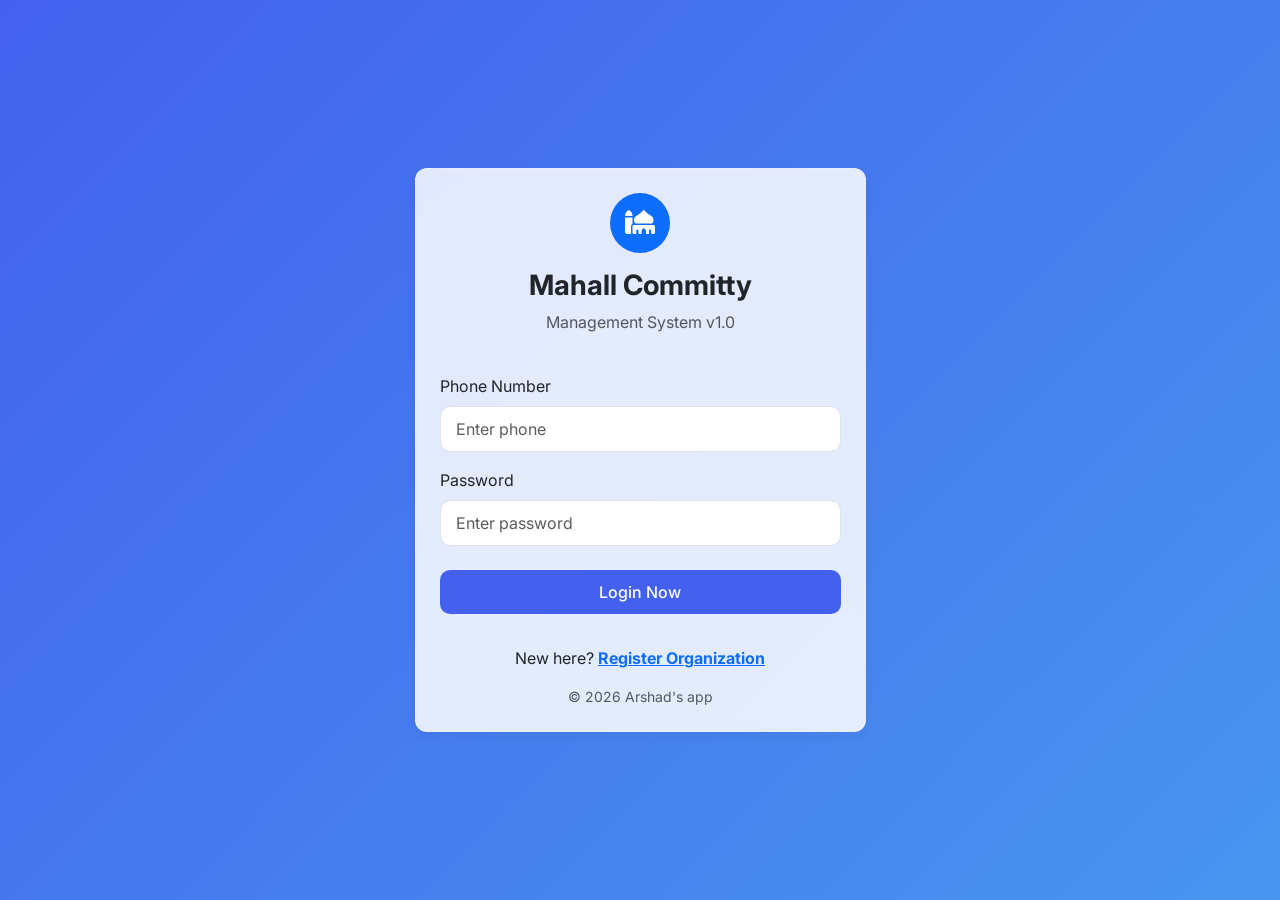
<file: index.html>
<!DOCTYPE html>
<html lang="en">

<head>
  <meta charset="UTF-8">
  <meta name="viewport" content="width=device-width, initial-scale=1.0">
  <title>Mahall Management - Login</title>

  <!-- CSS Links -->
  <link href="https://cdn.jsdelivr.net/npm/bootstrap@5.3.0/dist/css/bootstrap.min.css" rel="stylesheet">
  <link href="https://fonts.googleapis.com/css2?family=Inter:wght@400;500;600;700&display=swap" rel="stylesheet">
  <link rel="stylesheet" href="https://cdnjs.cloudflare.com/ajax/libs/font-awesome/6.4.0/css/all.min.css">
  <link rel="stylesheet" href="css/style.css">

  <style>
    body {
      background: linear-gradient(135deg, #4361ee, #4895ef);
      height: 100vh;
      display: flex;
      align-items: center;
      justify-content: center;
    }
  </style>
</head>

<body>

  <div class="container">
    <div class="row justify-content-center">
      <div class="col-md-5">
        <div class="card card-glass p-4 text-center">
          <div class="mb-4">
            <div class="bg-primary text-white d-inline-block rounded-circle mb-3"
              style="width: 60px; height: 60px; line-height: 60px; font-size: 1.5rem;">
              <i class="fas fa-mosque"></i>
            </div>
            <h3 class="fw-bold">Mahall Committy</h3>
            <p class="text-muted">Management System v1.0</p>
          </div>

          <form id="loginForm">
            <div class="mb-3 text-start">
              <label class="form-label">Phone Number</label>
              <input type="tel" id="loginPhone" class="form-control" placeholder="Enter phone" required>
            </div>
            <div class="mb-4 text-start">
              <label class="form-label">Password</label>
              <input type="password" id="loginPassword" class="form-control" placeholder="Enter password" required>
            </div>

            <button type="submit" class="btn btn-primary w-100 mb-3" id="loginBtn">
              <span class="spinner-border spinner-border-sm d-none" id="loginSpinner"></span>
              Login Now
            </button>
            <div id="loginError" class="alert alert-danger d-none"></div>

            <p class="mb-0 mt-3 text-center">New here? <a href="register.html" class="fw-bold">Register Organization</a>
            </p>
          </form>

          <p class="small text-muted mb-0 mt-3">&copy; <span id="year"></span> Arshad's app</p>
        </div>
      </div>
    </div>
  </div>

  <!-- Scripts -->
  <script src="js/utils.js"></script>
  <script src="js/api.js"></script>
  <script>
    document.getElementById('year').textContent = new Date().getFullYear();
    // In-page script for login logic to avoid complex dependencies on splash screen
    const loginForm = document.getElementById('loginForm');
    const loginBtn = document.getElementById('loginBtn');
    const loginSpinner = document.getElementById('loginSpinner');
    const loginError = document.getElementById('loginError');

    loginForm.addEventListener('submit', async (e) => {
      e.preventDefault();

      const phone = document.getElementById('loginPhone').value;
      const plainPassword = document.getElementById('loginPassword').value;

      loginBtn.disabled = true;
      loginSpinner.classList.remove('d-none');
      loginError.classList.add('d-none');

      try {
        // Hash password before sending (simple SHA256)
        const hashedPassword = await utils.hashPassword(plainPassword);

        const response = await api.post('login', { phone, password: hashedPassword });

        if (response.success) {
          // Store session
          utils.setSession(response.user);
          window.location.href = 'pages/dashboard.html';
        } else {
          loginError.textContent = response.error || 'Invalid credentials';
          loginError.classList.remove('d-none');
        }
      } catch (err) {
        loginError.textContent = 'Connection failed. Check API URL.';
        loginError.classList.remove('d-none');
      } finally {
        loginBtn.disabled = false;
        loginSpinner.classList.add('d-none');
      }
    });

    // Check if already logged in
    window.onload = () => {
      if (utils.getSession()) {
        window.location.href = 'pages/dashboard.html';
      }
    };
  </script>
</body>

</html>
</file>
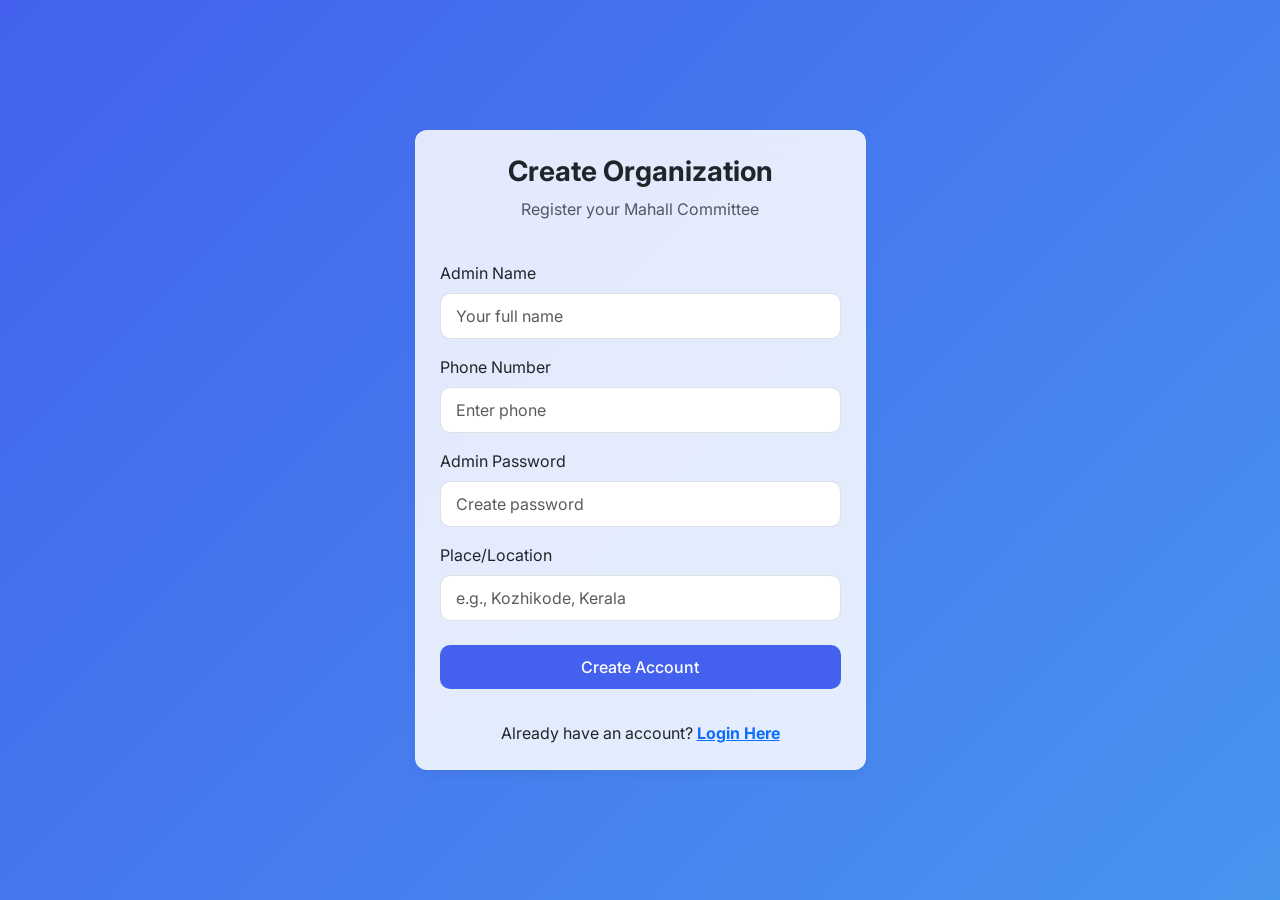
<file: register.html>
<!DOCTYPE html>
<html lang="en">
<head>
  <meta charset="UTF-8">
  <meta name="viewport" content="width=device-width, initial-scale=1.0">
  <title>Mahall Management - Register</title>
  
  <link href="https://cdn.jsdelivr.net/npm/bootstrap@5.3.0/dist/css/bootstrap.min.css" rel="stylesheet">
  <link href="https://fonts.googleapis.com/css2?family=Inter:wght@400;500;600;700&display=swap" rel="stylesheet">
  <link rel="stylesheet" href="https://cdnjs.cloudflare.com/ajax/libs/font-awesome/6.4.0/css/all.min.css">
  <link rel="stylesheet" href="css/style.css">
  
  <style>
    body {
      background: linear-gradient(135deg, #4361ee, #4895ef);
      height: 100vh;
      display: flex;
      align-items: center;
      justify-content: center;
    }
  </style>
</head>
<body>

  <div class="container py-5">
    <div class="row justify-content-center">
      <div class="col-md-6 col-lg-5">
        <div class="card card-glass p-4">
          <div class="text-center mb-4">
            <h3 class="fw-bold">Create Organization</h3>
            <p class="text-muted">Register your Mahall Committee</p>
          </div>
          
          <form id="registerForm">
            <div class="mb-3">
              <label class="form-label">Admin Name</label>
              <input type="text" id="regName" class="form-control" placeholder="Your full name" required>
            </div>
            <div class="mb-3">
              <label class="form-label">Phone Number</label>
              <input type="tel" id="regPhone" class="form-control" placeholder="Enter phone" required>
            </div>
            <div class="mb-3">
              <label class="form-label">Admin Password</label>
              <input type="password" id="regPassword" class="form-control" placeholder="Create password" required>
            </div>
            <div class="mb-4">
              <label class="form-label">Place/Location</label>
              <input type="text" id="regPlace" class="form-control" placeholder="e.g., Kozhikode, Kerala" required>
            </div>
            
            <button type="submit" class="btn btn-primary w-100 mb-3" id="regBtn">
              <span class="spinner-border spinner-border-sm d-none" id="regSpinner"></span>
              Create Account
            </button>
            <div id="regError" class="alert alert-danger d-none"></div>
            <div id="regSuccess" class="alert alert-success d-none">Registration successful! Redirecting to login...</div>

            <div class="text-center mt-3">
              <p class="mb-0">Already have an account? <a href="./" class="fw-bold">Login Here</a></p>
            </div>
          </form>
        </div>
      </div>
    </div>
  </div>

  <script src="js/api.js"></script>
  <script src="js/utils.js"></script>
  <script>
    const registerForm = document.getElementById('registerForm');
    const regBtn = document.getElementById('regBtn');
    const regSpinner = document.getElementById('regSpinner');
    const regError = document.getElementById('regError');
    const regSuccess = document.getElementById('regSuccess');

    registerForm.addEventListener('submit', async (e) => {
      e.preventDefault();
      
      const phone = document.getElementById('regPhone').value;
      const plainPassword = document.getElementById('regPassword').value;
      const name = document.getElementById('regName').value;
      const place = document.getElementById('regPlace').value;
      
      regBtn.disabled = true;
      regSpinner.classList.remove('d-none');
      regError.classList.add('d-none');
      
      try {
        const hashedPassword = await utils.hashPassword(plainPassword);
        
        const response = await api.post('register', { name, phone, password: hashedPassword, place });
        
        if (response.success) {
          regSuccess.classList.remove('d-none');
          setTimeout(() => window.location.href = './', 2000);
        } else {
          regError.textContent = response.error || 'Registration failed';
          regError.classList.remove('d-none');
        }
      } catch (err) {
        regError.textContent = 'Connection failed. Check API URL.';
        regError.classList.remove('d-none');
      } finally {
        regBtn.disabled = false;
        regSpinner.classList.add('d-none');
      }
    });
  </script>
</body>
</html>
</file>
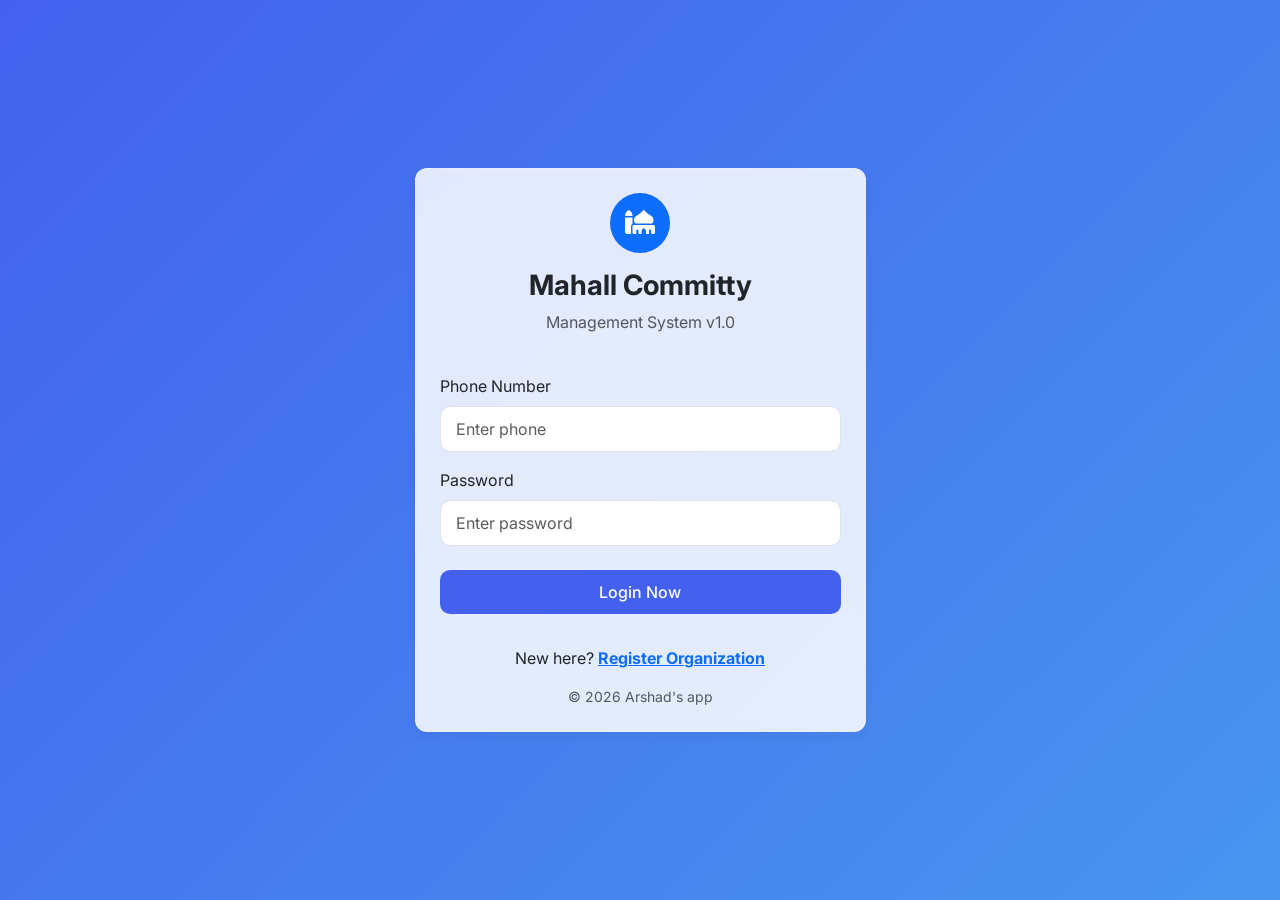
<file: pages/dashboard.html>
<!DOCTYPE html>
<html lang="en">
<head>
  <meta charset="UTF-8">
  <meta name="viewport" content="width=device-width, initial-scale=1.0">
  <title>Dashboard - Mahall Management</title>
  
  <link href="https://cdn.jsdelivr.net/npm/bootstrap@5.3.0/dist/css/bootstrap.min.css" rel="stylesheet">
  <link href="https://fonts.googleapis.com/css2?family=Inter:wght@400;500;600;700&display=swap" rel="stylesheet">
  <link rel="stylesheet" href="https://cdnjs.cloudflare.com/ajax/libs/font-awesome/6.4.0/css/all.min.css">
  <link rel="stylesheet" href="../css/style.css">
</head>
<body>

  <div class="app-wrapper">
    <!-- Sidebar -->
    <aside class="sidebar" id="sidebar">
      <div class="d-flex align-items-center mb-4">
        <i class="fas fa-mosque fa-2x text-primary me-2"></i>
        <h4 class="fw-bold mb-0">MAHALL</h4>
      </div>
      
      <nav class="nav flex-column">
        <a href="dashboard.html" class="nav-link active"><i class="fas fa-chart-line"></i> Dashboard</a>
        <a href="members.html" class="nav-link"><i class="fas fa-users"></i> Members</a>
        <a href="payments.html" class="nav-link"><i class="fas fa-hand-holding-dollar"></i> Payments</a>
        <a href="expenses.html" class="nav-link"><i class="fas fa-file-invoice-dollar"></i> Expenses</a>
        <a href="settings.html" class="nav-link"><i class="fas fa-cog"></i> Settings</a>
        <div id="superAdminLink"></div>
      </nav>
      
      <hr class="my-4 opacity-10">
      
      <button class="btn btn-outline-danger w-100" onclick="utils.logout()">
        <i class="fas fa-sign-out-alt me-2"></i> Logout
      </button>
    </aside>

    <!-- Main Content -->
    <main class="main-content">
      <!-- Top Navbar -->
      <nav class="navbar navbar-expand navbar-light bg-transparent p-0 mb-4">
        <div class="container-fluid">
          <h4 id="pageTitle" class="fw-bold">Dashboard</h4>
          <div class="ms-auto d-flex align-items-center">
            <span class="me-3 d-none d-md-inline" id="userNameDisplay">Welcome</span>
            <button class="btn btn-outline-danger btn-sm me-3 d-md-none" onclick="utils.logout()" title="Logout">
              <i class="fas fa-sign-out-alt"></i>
            </button>
            <div class="avatar bg-primary text-white rounded-circle d-flex align-items-center justify-content-center" style="width: 40px; height: 40px;">
              <i class="fas fa-user-circle fa-lg"></i>
            </div>
          </div>
        </div>
      </nav>

      <!-- Mobile Bottom Nav -->
      <div class="bottom-nav d-md-none">
        <a href="dashboard.html" class="nav-link active"><i class="fas fa-chart-line"></i> Dash</a>
        <a href="members.html" class="nav-link"><i class="fas fa-users"></i> Member</a>
        <a href="payments.html" class="nav-link"><i class="fas fa-hand-holding-dollar"></i> Pay</a>
        <a href="expenses.html" class="nav-link"><i class="fas fa-file-invoice-dollar"></i> Exp</a>
        <a href="settings.html" class="nav-link"><i class="fas fa-cog"></i> Gear</a>
        <a href="#" class="nav-link text-danger" onclick="utils.logout()"><i class="fas fa-sign-out-alt"></i> Exit</a>
        <div id="superAdminLinkMobile"></div>
      </div>

      <!-- Expired Warning -->
      <div id="expiryWarning" class="alert alert-warning d-none">
        <i class="fas fa-exclamation-triangle me-2"></i> Your subscription has expired. Please contact support.
      </div>

      <!-- Dashboard Stats -->
      <div class="row g-4 mb-4" id="statsRow">
        <div class="col-md-3">
          <div class="card card-glass stat-card">
            <div class="stat-label">Active Members</div>
            <div class="stat-value" id="statMembers">...</div>
          </div>
        </div>
        <div class="col-md-3">
          <div class="card card-glass stat-card border-start border-success border-4">
            <div class="stat-label">Payments</div>
            <div class="stat-value text-success" id="statPayments">...</div>
          </div>
        </div>
        <div class="col-md-3">
          <div class="card card-glass stat-card border-start border-danger border-4">
            <div class="stat-label">Expenses</div>
            <div class="stat-value text-danger" id="statExpenses">...</div>
          </div>
        </div>
        <div class="col-md-3">
          <div class="card card-glass stat-card border-start border-primary border-4">
            <div class="stat-label">Balance</div>
            <div class="stat-value" id="statBalance">...</div>
          </div>
        </div>
      </div>

      <!-- Recent Trends -->
      <div class="row g-4">
        <div class="col-md-6">
          <div class="card card-glass h-100">
            <div class="card-header bg-transparent border-0 pt-4 px-4 d-flex">
              <h5 class="fw-bold mb-0">Recent Payments</h5>
              <a href="payments.html" class="ms-auto btn btn-sm btn-link">View All</a>
            </div>
            <div class="card-body px-4 pb-4">
              <div class="table-responsive">
                <table class="table table-hover align-middle mb-0" id="recentPaymentsTable">
                  <thead><tr><th>Date</th><th>Amount</th><th>Type</th></tr></thead>
                  <tbody><tr><td colspan="3" class="text-center py-4">Loading...</td></tr></tbody>
                </table>
              </div>
            </div>
          </div>
        </div>
        <div class="col-md-6">
          <div class="card card-glass h-100">
            <div class="card-header bg-transparent border-0 pt-4 px-4 d-flex">
              <h5 class="fw-bold mb-0">Recent Expenses</h5>
              <a href="expenses.html" class="ms-auto btn btn-sm btn-link">View All</a>
            </div>
            <div class="card-body px-4 pb-4">
              <div class="table-responsive">
                <table class="table table-hover align-middle mb-0" id="recentExpensesTable">
                  <thead><tr><th>Date</th><th>Amount</th><th>Title</th></tr></thead>
                  <tbody><tr><td colspan="3" class="text-center py-4">Loading...</td></tr></tbody>
                </table>
              </div>
            </div>
          </div>
        </div>
      </div>
    </main>
  </div>

  <!-- Scripts -->
  <script src="../js/api.js"></script>
  <script src="../js/utils.js"></script>
  <script>
    // Ensure login
    const session = utils.getSession();
    if (!session) window.location.href = '../index.html';

    // UI Updates
    document.getElementById('userNameDisplay').textContent = 'Welcome';
    if (session.isExpired) document.getElementById('expiryWarning').classList.remove('d-none');
    
    if (session.isSuperAdmin) {
      const link = `<a href="superadmin.html" class="nav-link text-warning"><i class="fas fa-user-shield"></i> Super Admin</a>`;
      document.getElementById('superAdminLink').innerHTML = link;
      document.getElementById('superAdminLinkMobile').innerHTML = link;
    }

    // Load Stats
    async function loadDashboard() {
      try {
        const stats = await api.get('dashboard');
        
        document.getElementById('statMembers').textContent = stats.totalMembers;
        document.getElementById('statPayments').textContent = utils.formatCurrency(stats.totalPayments);
        document.getElementById('statExpenses').textContent = utils.formatCurrency(stats.totalExpenses);
        document.getElementById('statBalance').textContent = utils.formatCurrency(stats.balance);
        
        // Render Recent Tables
        renderTable('recentPaymentsTable', stats.recentPayments, (row) => `
          <td>${utils.formatDate(row.date)}</td>
          <td class="text-success fw-bold">${utils.formatCurrency(row.amount)}</td>
          <td>${row.type}</td>
        `);
        
        renderTable('recentExpensesTable', stats.recentExpenses, (row) => `
          <td>${utils.formatDate(row.date)}</td>
          <td class="text-danger fw-bold">${utils.formatCurrency(row.amount)}</td>
          <td>${row.title}</td>
        `);
        
      } catch (err) {
        utils.showToast('Failed to load dashboard data', 'danger');
      }
    }

    function renderTable(tableId, data, rowMapper) {
      const tbody = document.querySelector(`#${tableId} tbody`);
      if (!data || data.length === 0) {
        tbody.innerHTML = '<tr><td colspan="3" class="text-center py-4">No recent records</td></tr>';
        return;
      }
      tbody.innerHTML = data.map(row => `<tr>${rowMapper(row)}</tr>`).join('');
    }

    loadDashboard();
  </script>
</body>
</html>
</file>
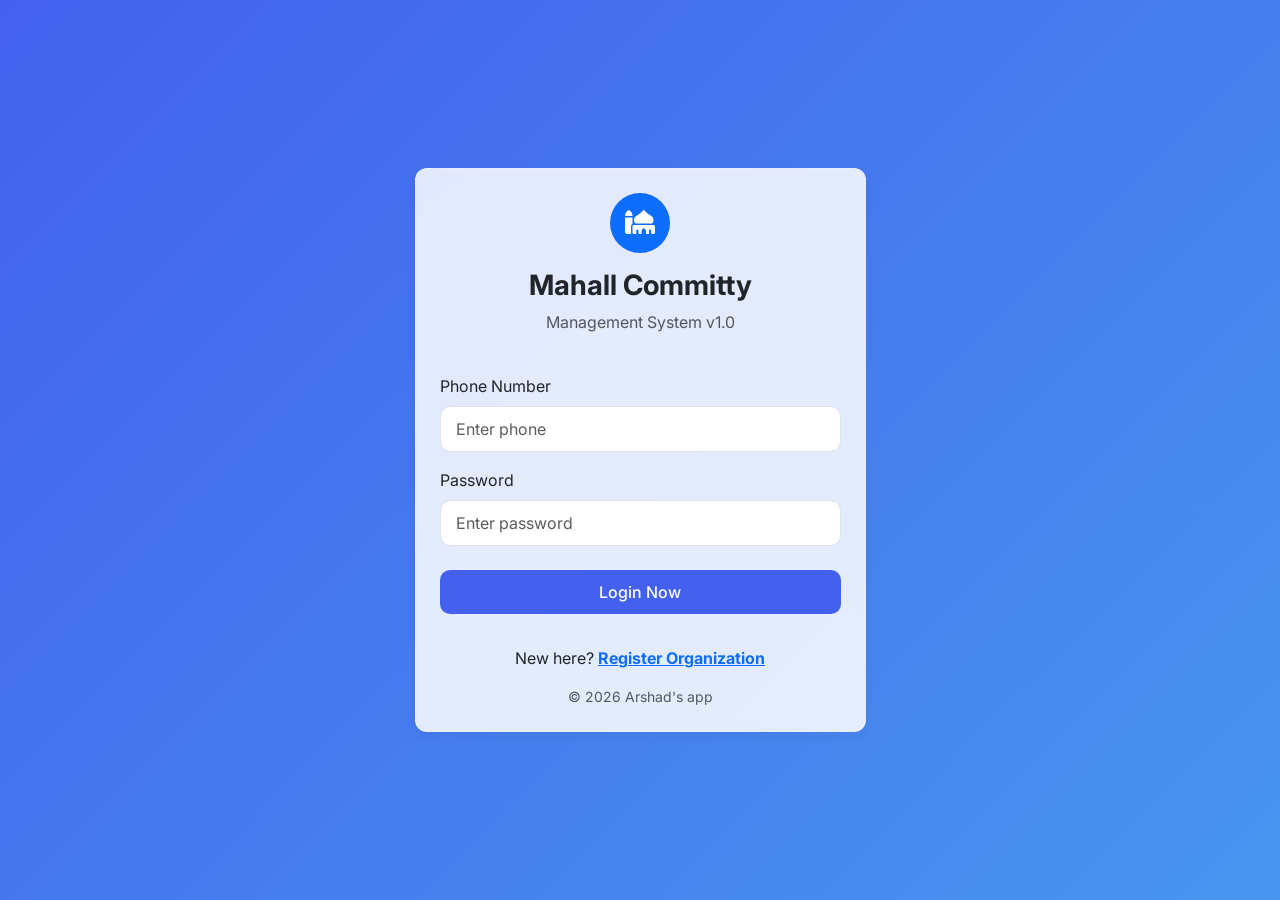
<file: pages/expenses.html>
<!DOCTYPE html>
<html lang="en">
<head>
  <meta charset="UTF-8">
  <meta name="viewport" content="width=device-width, initial-scale=1.0">
  <title>Expenses - Mahall Management</title>
  
  <link href="https://cdn.jsdelivr.net/npm/bootstrap@5.3.0/dist/css/bootstrap.min.css" rel="stylesheet">
  <link href="https://fonts.googleapis.com/css2?family=Inter:wght@400;500;600;700&display=swap" rel="stylesheet">
  <link rel="stylesheet" href="https://cdnjs.cloudflare.com/ajax/libs/font-awesome/6.4.0/css/all.min.css">
  <link rel="stylesheet" href="../css/style.css">
</head>
<body>

  <div class="app-wrapper">
    <!-- Sidebar -->
    <aside class="sidebar" id="sidebar">
      <div class="d-flex align-items-center mb-4"><i class="fas fa-mosque fa-2x text-primary me-2"></i><h4 class="fw-bold mb-0">MAHALL</h4></div>
      <nav class="nav flex-column">
        <a href="dashboard.html" class="nav-link"><i class="fas fa-chart-line"></i> Dashboard</a>
        <a href="members.html" class="nav-link"><i class="fas fa-users"></i> Members</a>
        <a href="payments.html" class="nav-link"><i class="fas fa-hand-holding-dollar"></i> Payments</a>
        <a href="expenses.html" class="nav-link active"><i class="fas fa-file-invoice-dollar"></i> Expenses</a>
        <a href="settings.html" class="nav-link"><i class="fas fa-cog"></i> Settings</a>
        <div id="superAdminLink"></div>
      </nav>
      <hr class="my-4 opacity-10">
      <button class="btn btn-outline-danger w-100" onclick="utils.logout()"><i class="fas fa-sign-out-alt me-2"></i> Logout</button>
    </aside>

    <main class="main-content">
      <div class="d-flex align-items-center mb-4">
        <h4 class="fw-bold mb-0">Expenses</h4>
        <button class="btn btn-danger ms-auto" data-bs-toggle="modal" data-bs-target="#expenseModal" onclick="prepareExpenseForm()">
          <i class="fas fa-plus me-1"></i> Add
        </button>
      </div>

      <!-- Mobile Bottom Nav -->
      <div class="bottom-nav d-md-none">
        <a href="dashboard.html" class="nav-link"><i class="fas fa-chart-line"></i> Dash</a>
        <a href="members.html" class="nav-link"><i class="fas fa-users"></i> Member</a>
        <a href="payments.html" class="nav-link"><i class="fas fa-hand-holding-dollar"></i> Pay</a>
        <a href="expenses.html" class="nav-link active"><i class="fas fa-file-invoice-dollar"></i> Exp</a>
        <a href="settings.html" class="nav-link"><i class="fas fa-cog"></i> Gear</a>
        <a href="#" class="nav-link text-danger" onclick="utils.logout()"><i class="fas fa-sign-out-alt"></i> Exit</a>
        <div id="superAdminLinkMobile"></div>
      </div>

      <!-- Expired Warning -->
      <div id="expiryWarning" class="alert alert-warning d-none mb-4">
        <i class="fas fa-exclamation-triangle me-2"></i> Your subscription has expired. Please contact support.
      </div>

      <!-- Filters -->
      <div class="card card-glass mb-4 p-3 d-flex flex-wrap gap-3">
        <div class="input-group flex-grow-1">
          <span class="input-group-text bg-transparent border-end-0"><i class="fas fa-search text-muted"></i></span>
          <input type="text" id="expenseSearch" class="form-control border-start-0" placeholder="Search by title..." oninput="filterExpenses()">
        </div>
        <div class="d-flex align-items-center gap-2">
          <input type="date" id="startDateFilter" class="form-control" onchange="filterExpenses()">
          <span>to</span>
          <input type="date" id="endDateFilter" class="form-control" onchange="filterExpenses()">
        </div>
      </div>
      <div class="card card-glass overflow-hidden px-0 mt-4">
        <div class="table-responsive">
          <table class="table table-hover align-middle mb-0" id="expensesTable">
            <thead class="bg-light text-muted small">
              <tr>
                <th>DATE</th>
                <th>TITLE</th>
                <th>AMOUNT</th>
                <th>NOTE</th>
                <th class="text-end">ACTIONS</th>
              </tr>
            </thead>
            <tbody>
              <tr><td colspan="4" class="text-center py-5">Loading expenses...</td></tr>
            </tbody>
          </table>
        </div>
      </div>
    </main>
  </div>

  <!-- Expense Modal -->
  <div class="modal fade" id="expenseModal" tabindex="-1">
    <div class="modal-dialog">
      <div class="modal-content card-glass p-3">
        <div class="modal-header border-0">
          <h5 class="modal-title fw-bold">Record Expense</h5>
          <button type="button" class="btn-close" data-bs-dismiss="modal"></button>
        </div>
        <form id="expenseForm">
          <div class="modal-body">
            <input type="hidden" id="expenseId">
            <div class="mb-3">
              <label class="form-label">Expense Title</label>
              <input type="text" id="expTitle" class="form-control" placeholder="e.g., Electricity bill, Repair" required>
            </div>
            <div class="row g-3 mb-3">
              <div class="col-6">
                <label class="form-label">Amount (₹)</label>
                <input type="number" id="expAmount" class="form-control" placeholder="0.00" required>
              </div>
              <div class="col-6">
                <label class="form-label">Date</label>
                <input type="date" id="expDate" class="form-control" required>
              </div>
            </div>
            <div class="mb-0">
              <label class="form-label">Note</label>
              <input type="text" id="expNote" class="form-control" placeholder="Optional notes...">
            </div>
          </div>
          <div class="modal-footer border-0">
            <button type="button" class="btn btn-light" data-bs-dismiss="modal">Cancel</button>
            <button type="submit" class="btn btn-danger" id="saveExpBtn">
              <span class="spinner-border spinner-border-sm d-none" id="saveExpSpinner"></span>
              Record
            </button>
          </div>
        </form>
      </div>
    </div>
  </div>

  <script src="https://cdn.jsdelivr.net/npm/bootstrap@5.3.0/dist/js/bootstrap.bundle.min.js"></script>
  <script src="../js/api.js"></script>
  <script src="../js/utils.js"></script>
  <script>
    const session = utils.getSession();
    if (!session) window.location.href = '../index.html';
    
    if (session.isSuperAdmin) {
      const link = `<a href="superadmin.html" class="nav-link text-warning"><i class="fas fa-user-shield"></i> SA</a>`;
      document.getElementById('superAdminLink').innerHTML = link.replace('SA', 'Super Admin');
      document.getElementById('superAdminLinkMobile').innerHTML = link;
    }
    
    if (session.isExpired) {
      document.getElementById('expiryWarning').classList.remove('d-none');
      const addBtn = document.querySelector('button[data-bs-target="#expenseModal"]');
      if (addBtn) {
        addBtn.disabled = true;
        addBtn.title = 'Renew plan to record expenses';
      }
      const saveBtn = document.getElementById('saveExpBtn');
      if (saveBtn) {
        saveBtn.disabled = true;
        saveBtn.innerHTML = '<i class="fas fa-lock me-2"></i>Renew Plan to Save';
      }
    }
    
    // Set default dates for filters (current month)
    const now = new Date();
    const firstDay = new Date(now.getFullYear(), now.getMonth(), 1);
    const formatDateForInput = (d) => {
      const yyyy = d.getFullYear();
      const mm = String(d.getMonth() + 1).padStart(2, '0');
      const dd = String(d.getDate()).padStart(2, '0');
      return `${yyyy}-${mm}-${dd}`;
    };
    document.getElementById('startDateFilter').value = formatDateForInput(firstDay);
    document.getElementById('endDateFilter').value = formatDateForInput(now);

    let allExpenses = [];
    async function loadExpenses() {
      try {
        const expenses = await api.get('expenses');
        allExpenses = expenses.reverse();
        filterExpenses();
      } catch (err) {
        utils.showToast('Failed to load expenses', 'danger');
      }
    }

    function filterExpenses() {
      const q = document.getElementById('expenseSearch').value.toLowerCase();
      const start = document.getElementById('startDateFilter').value;
      const end = document.getElementById('endDateFilter').value;
      
      const filtered = allExpenses.filter(e => {
        const matchesQ = e.title.toLowerCase().includes(q);
        
        // Date Check (Normalize to yyyy-mm-dd for string comparison)
        const normalize = (val) => {
          if (!val) return '';
          const d = new Date(val);
          if (isNaN(d.getTime())) {
            // Handle dd-mm-yyyy fallback if new Date() fails
            if (typeof val === 'string' && /^\d{2}-\d{2}-\d{4}/.test(val)) {
              const pts = val.split('-');
              return `${pts[2]}-${pts[1].padStart(2, '0')}-${pts[0].padStart(2, '0')}`;
            }
            return '';
          }
          const yyyy = d.getFullYear();
          const mm = String(d.getMonth() + 1).padStart(2, '0');
          const dd = String(d.getDate()).padStart(2, '0');
          return `${yyyy}-${mm}-${dd}`;
        };
        const eDate = normalize(e.date);
        const matchesDate = (!start || eDate >= start) && (!end || eDate <= end);
        return matchesQ && matchesDate;
      });
      
      renderExpenses(filtered);
    }

    function renderExpenses(expenses) {
      const tbody = document.querySelector('#expensesTable tbody');
      if (expenses.length === 0) {
        tbody.innerHTML = '<tr><td colspan="5" class="text-center py-5">No expenses recorded.</td></tr>';
        return;
      }
      
      const isBlocked = session.isExpired && !session.isSuperAdmin;
      tbody.innerHTML = expenses.map(e => `
        <tr>
          <td>${utils.formatDate(e.date)}</td>
          <td class="fw-bold">${e.title}</td>
          <td class="text-danger fw-bold">${utils.formatCurrency(e.amount)}</td>
          <td class="small text-muted">${e.note || '-'}</td>
          <td class="text-end">
            <button class="btn btn-sm btn-outline-primary me-2" ${isBlocked ? 'disabled title="Plan Expired"' : ''} onclick="openEditExpense('${e.id}')"><i class="fas fa-edit"></i></button>
            <button class="btn btn-sm btn-outline-danger" ${isBlocked ? 'disabled title="Plan Expired"' : ''} onclick="deleteExpense('${e.id}')"><i class="fas fa-trash"></i></button>
          </td>
        </tr>
      `).join('');
    }

    function prepareExpenseForm() {
      document.getElementById('expenseForm').reset();
      document.getElementById('expenseId').value = '';
      document.getElementById('expDate').valueAsDate = new Date();
    }

    function openEditExpense(id) {
      const e = allExpenses.find(exp => exp.id === id);
      document.getElementById('expenseId').value = e.id;
      document.getElementById('expTitle').value = e.title;
      document.getElementById('expAmount').value = e.amount;
      document.getElementById('expDate').value = e.date.split('T')[0];
      document.getElementById('expNote').value = e.note || '';
      bootstrap.Modal.getOrCreateInstance(document.getElementById('expenseModal')).show();
    }

    async function deleteExpense(id) {
      if (!confirm('Are you sure you want to delete this expense record?')) return;
      try {
        await api.post('deleteExpense', { id });
        utils.showToast('Expense record deleted');
        loadExpenses();
      } catch (err) {
        utils.showToast('Delete failed', 'danger');
      }
    }

    document.getElementById('expenseForm').addEventListener('submit', async (e) => {
      e.preventDefault();
      const id = document.getElementById('expenseId').value;
      const data = {
        id: id || undefined,
        org_id: localStorage.getItem('org_id'),
        title: document.getElementById('expTitle').value,
        amount: Number(document.getElementById('expAmount').value),
        date: document.getElementById('expDate').value,
        note: document.getElementById('expNote').value
      };

      document.getElementById('saveExpSpinner').classList.remove('d-none');
      document.getElementById('saveExpBtn').disabled = true;

      try {
        const action = id ? 'editExpense' : 'addExpense';
        const res = await api.post(action, data);
        if (res.success) {
          utils.showToast(`Expense record ${id ? 'updated' : 'recorded'} successfully!`);
          bootstrap.Modal.getInstance(document.getElementById('expenseModal')).hide();
          loadExpenses();
        }
      } catch (err) {
        utils.showToast('Failed to save expense', 'danger');
      } finally {
        document.getElementById('saveExpSpinner').classList.add('d-none');
        document.getElementById('saveExpBtn').disabled = false;
      }
    });

    loadExpenses();
  </script>
</body>
</html>
</file>
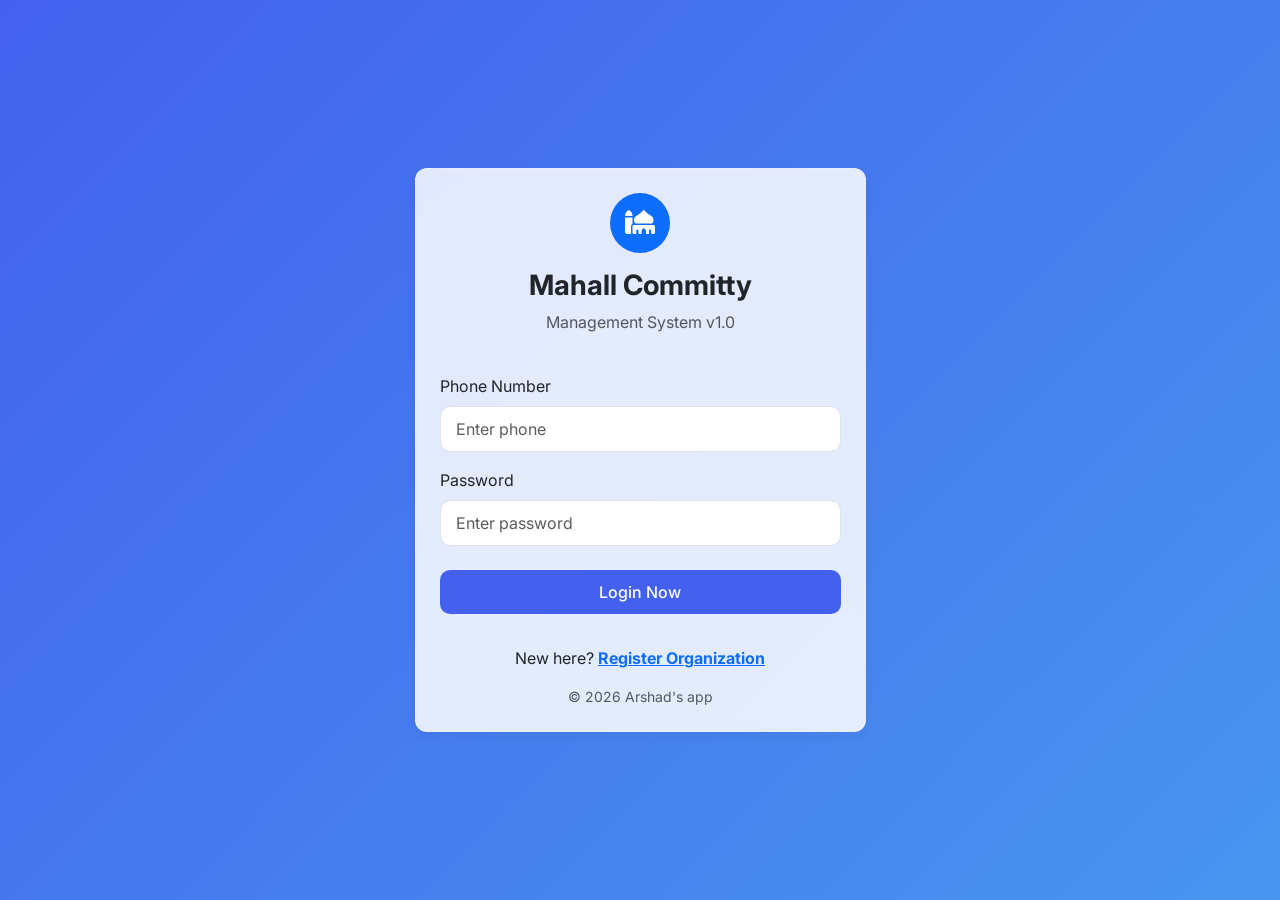
<file: pages/members.html>
<!DOCTYPE html>
<html lang="en">
<head>
  <meta charset="UTF-8">
  <meta name="viewport" content="width=device-width, initial-scale=1.0">
  <title>Members - Mahall Management</title>
  
  <link href="https://cdn.jsdelivr.net/npm/bootstrap@5.3.0/dist/css/bootstrap.min.css" rel="stylesheet">
  <link href="https://fonts.googleapis.com/css2?family=Inter:wght@400;500;600;700&display=swap" rel="stylesheet">
  <link rel="stylesheet" href="https://cdnjs.cloudflare.com/ajax/libs/font-awesome/6.4.0/css/all.min.css">
  <link rel="stylesheet" href="../css/style.css">
  <style>
    /* Print Styles */
    #printReport { display: none; }
    @media print {
      body > * { display: none !important; }
      #printReport { 
        display: block !important;
        position: static;
        width: 100%;
        margin: 0;
        padding: 0;
      }
      .table-print { width: 100%; border-collapse: collapse; margin-top: 20px; }
      .table-print th, .table-print td { border: 1px solid #ddd; padding: 12px; text-align: left; }
      .table-print th { background-color: #f8f9fa !important; -webkit-print-color-adjust: exact; }
    }
  </style>
</head>
<body>

  <div class="app-wrapper">
    <!-- Sidebar (Same as dashboard) -->
    <aside class="sidebar" id="sidebar">
      <div class="d-flex align-items-center mb-4">
        <i class="fas fa-mosque fa-2x text-primary me-2"></i>
        <h4 class="fw-bold mb-0">MAHALL</h4>
      </div>
      <nav class="nav flex-column">
        <a href="dashboard.html" class="nav-link"><i class="fas fa-chart-line"></i> Dashboard</a>
        <a href="members.html" class="nav-link active"><i class="fas fa-users"></i> Members</a>
        <a href="payments.html" class="nav-link"><i class="fas fa-hand-holding-dollar"></i> Payments</a>
        <a href="expenses.html" class="nav-link"><i class="fas fa-file-invoice-dollar"></i> Expenses</a>
        <a href="settings.html" class="nav-link"><i class="fas fa-cog"></i> Settings</a>
        <div id="superAdminLink"></div>
      </nav>
      <hr class="my-4 opacity-10">
      <button class="btn btn-outline-danger w-100" onclick="utils.logout()"><i class="fas fa-sign-out-alt me-2"></i> Logout</button>
    </aside>

    <main class="main-content">
      <div class="d-flex align-items-center mb-4">
        <h4 class="fw-bold mb-0">Members</h4>
        <button class="btn btn-primary ms-auto" data-bs-toggle="modal" data-bs-target="#memberModal" onclick="openAddMember()">
          <i class="fas fa-plus me-1"></i> Add
        </button>
      </div>

      <!-- Mobile Bottom Nav -->
      <div class="bottom-nav d-md-none">
        <a href="dashboard.html" class="nav-link"><i class="fas fa-chart-line"></i> Dash</a>
        <a href="members.html" class="nav-link active"><i class="fas fa-users"></i> Member</a>
        <a href="payments.html" class="nav-link"><i class="fas fa-hand-holding-dollar"></i> Pay</a>
        <a href="expenses.html" class="nav-link"><i class="fas fa-file-invoice-dollar"></i> Exp</a>
        <a href="settings.html" class="nav-link"><i class="fas fa-cog"></i> Gear</a>
        <a href="#" class="nav-link text-danger" onclick="utils.logout()"><i class="fas fa-sign-out-alt"></i> Exit</a>
        <div id="superAdminLinkMobile"></div>
      </div>

      <!-- Expired Warning -->
      <div id="expiryWarning" class="alert alert-warning d-none mb-4">
        <i class="fas fa-exclamation-triangle me-2"></i> Your subscription has expired. Please contact support.
      </div>

      <!-- Search & Filters -->
      <div class="card card-glass mb-4 p-3 d-flex flex-row gap-3">
        <div class="input-group">
          <span class="input-group-text bg-transparent border-end-0"><i class="fas fa-search text-muted"></i></span>
          <input type="text" id="memberSearch" class="form-control border-start-0" placeholder="Search by name, house name or phone..." oninput="filterMembers()">
        </div>
        <select class="form-select w-auto" id="memberStatusFilter" onchange="filterMembers()">
          <option value="all">All Status</option>
          <option value="active">Active Only</option>
          <option value="inactive">Inactive Only</option>
        </select>
      </div>

      <!-- Members Table -->
      <div class="card card-glass overflow-hidden px-0">
        <div class="table-responsive">
          <table class="table table-hover align-middle mb-0" id="membersTable">
            <thead class="bg-light">
              <tr>
                <th>ID</th>
                <th>Name</th>
                <th>House Name</th>
                <th>Phone</th>
                <th>Status</th>
                <th class="text-end">Actions</th>
              </tr>
            </thead>
            <tbody>
              <tr><td colspan="6" class="text-center py-5">Loading members...</td></tr>
            </tbody>
          </table>
        </div>
      </div>
    </main>
  </div>

  <!-- Member Modal (Add/Edit) -->
  <div class="modal fade" id="memberModal" tabindex="-1">
    <div class="modal-dialog">
      <div class="modal-content card-glass">
        <div class="modal-header border-0 pb-0">
          <h5 class="modal-title fw-bold" id="modalTitle">Add New Member</h5>
          <button type="button" class="btn-close" data-bs-dismiss="modal"></button>
        </div>
        <form id="memberForm">
          <div class="modal-body">
            <input type="hidden" id="memberId">
            <div class="mb-3">
              <label class="form-label">Full Name</label>
              <input type="text" id="memberName" class="form-control" placeholder="Enter name" required>
            </div>
            <div class="mb-3">
              <label class="form-label">House Name</label>
              <input type="text" id="memberHouse" class="form-control" placeholder="Enter house name" required>
            </div>
            <div class="mb-3">
              <label class="form-label">Phone Number</label>
              <input type="tel" id="memberPhone" class="form-control" placeholder="Enter phone" required>
            </div>
            <div class="mb-3">
              <label class="form-label">Status</label>
              <select id="memberStatus" class="form-select">
                <option value="active">Active</option>
                <option value="inactive">Inactive</option>
              </select>
            </div>
          </div>
          <div class="modal-footer border-0">
            <button type="button" class="btn btn-light" data-bs-dismiss="modal">Cancel</button>
            <button type="submit" class="btn btn-primary" id="saveMemberBtn">
              <span class="spinner-border spinner-border-sm d-none" id="saveSpinner"></span>
              Save Member
            </button>
          </div>
        </form>
      </div>
    </div>
  </div>
  
  <!-- Member Payments History Modal -->
  <div class="modal fade" id="memberPaymentsModal" tabindex="-1">
    <div class="modal-dialog modal-lg">
      <div class="modal-content card-glass">
        <div class="modal-header border-0 d-flex align-items-center">
          <h5 class="modal-title fw-bold"><i class="fas fa-history me-2 text-info"></i>History: <span id="historyMemberName"></span></h5>
          <button class="btn btn-sm btn-outline-primary ms-auto me-2" onclick="printMemberHistory()">
            <i class="fas fa-print me-1"></i> Print PDF
          </button>
          <button type="button" class="btn-close" data-bs-dismiss="modal"></button>
        </div>
        <div class="modal-body p-0">
          <!-- History Filters -->
          <div class="px-3 py-2 bg-light border-bottom d-flex align-items-center flex-wrap gap-2">
            <span class="small fw-bold me-1">Date Filters:</span>
            <input type="date" id="historyStart" class="form-control form-control-sm w-auto">
            <span class="small">to</span>
            <input type="date" id="historyEnd" class="form-control form-control-sm w-auto">
            <button class="btn btn-sm btn-info text-white ms-md-auto" onclick="filterMemberHistory()">
               <i class="fas fa-filter me-1"></i> Apply
            </button>
            <input type="hidden" id="activeMemberId">
          </div>
          <div class="table-responsive">
            <table class="table table-hover align-middle mb-0" id="historyTable">
              <thead class="bg-light small text-muted">
                <tr>
                  <th>DATE</th>
                  <th>AMOUNT</th>
                  <th>TYPE</th>
                  <th>NOTE</th>
                </tr>
              </thead>
              <tbody>
                <tr><td colspan="4" class="text-center py-5">Select a member to view history.</td></tr>
              </tbody>
            </table>
          </div>
        </div>
      </div>
    </div>
  </div>

  <!-- Hidden Print Template for History -->
  <div id="printReport">
    <div style="padding: 40px; font-family: 'Inter', sans-serif;">
      <div style="text-align: center; border-bottom: 2px solid #4361ee; padding-bottom: 20px; margin-bottom: 30px;">
        <h2 style="margin: 0; color: #4361ee; font-weight: 700;" id="phOrgName">MAHALL COMMITTEE</h2>
        <p style="margin: 5px 0 0; color: #666;" id="phOrgPlace">Location details</p>
        <h4 style="margin-top: 15px; text-transform: uppercase; letter-spacing: 2px; font-weight: 600;">Member Payment History</h4>
      </div>

      <div style="margin-bottom: 30px; display: flex; justify-content: space-between;">
        <div>
          <div style="color: #666; font-size: 14px;">Member Details:</div>
          <div style="font-size: 18px; font-weight: 700;" id="phMemberName">-</div>
          <div style="color: #444;" id="phMemberHouse">-</div>
          <div style="color: #444;" id="phMemberPhone">-</div>
        </div>
        <div style="text-align: right;">
          <div style="color: #666; font-size: 14px;">Report Generated:</div>
          <div style="font-weight: 600;" id="phDate">-</div>
          <div style="margin-top: 10px; color: #666; font-size: 14px;">Filtering Period:</div>
          <div style="font-weight: 600;" id="phPeriod">Current Year</div>
        </div>
      </div>

      <table class="table-print">
        <thead>
          <tr>
            <th>Date</th>
            <th>Type</th>
            <th>Note</th>
            <th style="text-align: right;">Amount</th>
          </tr>
        </thead>
        <tbody id="phTableBody">
          <!-- Rows will be injected here -->
        </tbody>
        <tfoot>
          <tr style="font-weight: 700; background: #f8f9fa;">
            <td colspan="3" style="text-align: right;">Total Contributions:</td>
            <td style="text-align: right; color: #28a745;" id="phTotalAmount">₹0.00</td>
          </tr>
        </tfoot>
      </table>

      <div style="margin-top: 50px; display: flex; justify-content: space-between;">
        <div style="text-align: center;">
          <div style="width: 150px; border-bottom: 1px solid #333; margin-bottom: 5px;"></div>
          <span style="font-size: 12px; color: #666;">Prepared By</span>
        </div>
        <div style="text-align: center;">
          <div style="width: 150px; border-bottom: 1px solid #333; margin-bottom: 5px;"></div>
          <span style="font-size: 12px; color: #666;">Authored Signature</span>
        </div>
      </div>
      <div style="text-align: center; margin-top: 40px; font-size: 11px; color: #999; font-style: italic;">
        * This is an official computer-generated statement of account.
      </div>
    </div>
  </div>

  <!-- Scripts -->
  <script src="https://cdn.jsdelivr.net/npm/bootstrap@5.3.0/dist/js/bootstrap.bundle.min.js"></script>
  <script src="../js/api.js"></script>
  <script src="../js/utils.js"></script>
  <script>
    let allMembers = [];

    const session = utils.getSession();
    if (!session) window.location.href = '../index.html';

    if (session.isSuperAdmin) {
      const link = `<a href="superadmin.html" class="nav-link text-warning"><i class="fas fa-user-shield"></i> SA</a>`;
      document.getElementById('superAdminLink').innerHTML = link.replace('SA', 'Super Admin');
      document.getElementById('superAdminLinkMobile').innerHTML = link;
    }
    
    if (session.isExpired) {
      document.getElementById('expiryWarning').classList.remove('d-none');
      // Disable core actions
      const addBtn = document.querySelector('button[data-bs-target="#memberModal"]');
      if (addBtn) {
        addBtn.disabled = true;
        addBtn.title = 'Renew plan to add members';
      }
      const saveBtn = document.getElementById('saveMemberBtn');
      if (saveBtn) {
        saveBtn.disabled = true;
        saveBtn.innerHTML = '<i class="fas fa-lock me-2"></i>Renew Plan to Save';
      }
    }

    async function loadMembers() {
      try {
        allMembers = await api.get('members');
        renderMembers(allMembers);
      } catch (err) {
        utils.showToast('Failed to load members', 'danger');
      }
    }

    function renderMembers(members) {
      const tbody = document.querySelector('#membersTable tbody');
      if (members.length === 0) {
        tbody.innerHTML = '<tr><td colspan="6" class="text-center py-5">No members found.</td></tr>';
        return;
      }
      
      const isBlocked = session.isExpired && !session.isSuperAdmin;
      tbody.innerHTML = members.map(m => `
        <tr>
          <td class="small text-muted">${m.id.substring(0, 8)}</td>
          <td><div class="fw-bold">${m.name}</div></td>
          <td>${m.house_name}</td>
          <td>${m.phone}</td>
          <td><span class="badge bg-${m.status === 'active' ? 'success' : 'danger'} rounded-pill">${m.status}</span></td>
          <td class="text-end">
            <button class="btn btn-sm btn-outline-info me-2" title="Payment History" onclick="viewMemberHistory('${m.id}', '${m.name}')"><i class="fas fa-history"></i></button>
            <button class="btn btn-sm btn-outline-primary me-2" ${isBlocked ? 'disabled title="Plan Expired"' : ''} onclick="openEditMember('${m.id}')"><i class="fas fa-edit"></i></button>
            <button class="btn btn-sm btn-outline-danger" ${isBlocked ? 'disabled title="Plan Expired"' : ''} onclick="deleteMember('${m.id}')"><i class="fas fa-trash"></i></button>
          </td>
        </tr>
      `).join('');
    }

    function filterMembers() {
      const q = document.getElementById('memberSearch').value.toLowerCase();
      const s = document.getElementById('memberStatusFilter').value;
      
      const filtered = allMembers.filter(m => {
        const name = (m.name || '').toString().toLowerCase();
        const phone = (m.phone || '').toString().toLowerCase();
        const house = (m.house_name || '').toString().toLowerCase();
        
        const matchesQ = name.includes(q) || phone.includes(q) || house.includes(q);
        const matchesS = s === 'all' || m.status === s;
        return matchesQ && matchesS;
      });
      
      renderMembers(filtered);
    }

    // Modal Interaction
    const memberModal = new bootstrap.Modal(document.getElementById('memberModal'));
    const memberForm = document.getElementById('memberForm');

    function openAddMember() {
      document.getElementById('modalTitle').textContent = 'Add New Member';
      memberForm.reset();
      document.getElementById('memberId').value = '';
    }

    function openEditMember(id) {
      const m = allMembers.find(member => member.id === id);
      document.getElementById('modalTitle').textContent = 'Edit Member';
      document.getElementById('memberId').value = m.id;
      document.getElementById('memberName').value = m.name;
      document.getElementById('memberHouse').value = m.house_name;
      document.getElementById('memberPhone').value = m.phone;
      document.getElementById('memberStatus').value = m.status;
      memberModal.show();
    }

    memberForm.addEventListener('submit', async (e) => {
      e.preventDefault();
      const id = document.getElementById('memberId').value;
      const data = {
        id: id || undefined,
        org_id: localStorage.getItem('org_id'),
        name: document.getElementById('memberName').value,
        house_name: document.getElementById('memberHouse').value,
        phone: document.getElementById('memberPhone').value,
        status: document.getElementById('memberStatus').value
      };

      document.getElementById('saveSpinner').classList.remove('d-none');
      document.getElementById('saveMemberBtn').disabled = true;

      try {
        const action = id ? 'editMember' : 'addMember';
        const res = await api.post(action, data);
        if (res.success) {
          utils.showToast(`Member ${id ? 'updated' : 'added'} successfully!`);
          memberModal.hide();
          loadMembers();
        }
      } catch (err) {
        utils.showToast('Failed to save member', 'danger');
      } finally {
        document.getElementById('saveSpinner').classList.add('d-none');
        document.getElementById('saveMemberBtn').disabled = false;
      }
    });

    async function deleteMember(id) {
      if (!confirm('Are you sure you want to delete this member?')) return;
      try {
        await api.post('deleteMember', { id });
        utils.showToast('Member deleted');
        loadMembers();
      } catch (err) {
        utils.showToast('Delete failed', 'danger');
      }
    }

    async function viewMemberHistory(memberId, name) {
      document.getElementById('historyMemberName').textContent = name;
      document.getElementById('activeMemberId').value = memberId;
      
      // Default to current year filters
      const now = new Date();
      document.getElementById('historyStart').value = `${now.getFullYear()}-01-01`;
      document.getElementById('historyEnd').value = now.toISOString().split('T')[0];
      
      filterMemberHistory();
    }

    async function filterMemberHistory() {
      const memberId = document.getElementById('activeMemberId').value;
      const start = document.getElementById('historyStart').value;
      const end = document.getElementById('historyEnd').value;
      const tbody = document.querySelector('#historyTable tbody');
      
      tbody.innerHTML = '<tr><td colspan="4" class="text-center py-5"><span class="spinner-border spinner-border-sm me-2"></span>Filtering history...</td></tr>';
      
      if (!bootstrap.Modal.getInstance(document.getElementById('memberPaymentsModal'))) {
        new bootstrap.Modal(document.getElementById('memberPaymentsModal')).show();
      }

      try {
        const allPayments = await api.get('payments');
        
        // Helper to normalize dates for comparison (yyyy-mm-dd)
        const normalize = (val) => {
          if (!val) return '';
          const d = new Date(val);
          if (isNaN(d.getTime())) {
            if (typeof val === 'string' && /^\d{2}-\d{2}-\d{4}/.test(val)) {
              const pts = val.split('-');
              return `${pts[2]}-${pts[1].padStart(2, '0')}-${pts[0].padStart(2, '0')}`;
            }
            return '';
          }
          const yyyy = d.getFullYear();
          const mm = String(d.getMonth() + 1).padStart(2, '0');
          const dd = String(d.getDate()).padStart(2, '0');
          return `${yyyy}-${mm}-${dd}`;
        };

        const filtered = allPayments.filter(p => {
          if (String(p.member_id) !== String(memberId)) return false;
          
          const pDateStr = normalize(p.date);
          if (!pDateStr) return true; // Keep if date is weird
          
          if (start && pDateStr < start) return false;
          if (end && pDateStr > end) return false;
          
          return true;
        });
        
        if (filtered.length === 0) {
          tbody.innerHTML = '<tr><td colspan="4" class="text-center py-5">No payments found for the selected date range.</td></tr>';
          return;
        }

        tbody.innerHTML = filtered.sort((a,b) => new Date(b.date) - new Date(a.date)).map(p => `
          <tr>
            <td>${utils.formatDate(p.date)}</td>
            <td class="fw-bold text-success">${utils.formatCurrency(p.amount)}</td>
            <td><span class="badge bg-light text-dark border">${p.type}</span></td>
            <td class="small text-muted">${p.note || '-'}</td>
          </tr>
        `).join('');
      } catch (err) {
        tbody.innerHTML = '<tr><td colspan="4" class="text-center py-5 text-danger">Failed to load filtered history.</td></tr>';
      }
    }

    async function printMemberHistory() {
      const memberName = document.getElementById('historyMemberName').textContent;
      const originalTable = document.getElementById('historyTable');
      const rows = originalTable.querySelectorAll('tbody tr');
      
      const member = allMembers.find(m => m.name === memberName);
      if (!member) {
        utils.showToast('Member data not found', 'danger');
        return;
      }
      
      // Get Org Details
      let orgName = 'MAHALL COMMITTEE';
      let orgPlace = '';
      try {
        const org = await api.get('org');
        orgName = org.name;
        orgPlace = org.place;
      } catch (e) {}

      document.getElementById('phOrgName').textContent = orgName;
      document.getElementById('phOrgPlace').textContent = orgPlace;
      document.getElementById('phMemberName').textContent = member.name;
      document.getElementById('phMemberHouse').textContent = member.house_name || '';
      document.getElementById('phMemberPhone').textContent = member.phone || '';
      document.getElementById('phDate').textContent = utils.formatDate(new Date());

      // Date Range for Printing
      const start = document.getElementById('historyStart').value;
      const end = document.getElementById('historyEnd').value;
      if (start && end) {
        document.getElementById('phPeriod').textContent = `${utils.formatDate(start)} to ${utils.formatDate(end)}`;
      } else {
        document.getElementById('phPeriod').textContent = 'All Records';
      }

      const tbody = document.getElementById('phTableBody');
      let total = 0;
      
      let rowsHtml = '';
      rows.forEach(row => {
        const cells = row.querySelectorAll('td');
        if (cells.length < 4) return;
        
        const amountStr = cells[1].textContent.replace(/[^\d.-]/g, '');
        total += Number(amountStr);
        
        rowsHtml += `
          <tr>
            <td>${cells[0].textContent}</td>
            <td>${cells[2].textContent}</td>
            <td>${cells[3].textContent}</td>
            <td style="text-align: right;">${cells[1].textContent}</td>
          </tr>
        `;
      });
      
      tbody.innerHTML = rowsHtml || '<tr><td colspan="4" style="text-align:center">No records</td></tr>';
      document.getElementById('phTotalAmount').textContent = utils.formatCurrency(total);
      
      window.print();
    }

    loadMembers();
  </script>
</body>
</html>
</file>
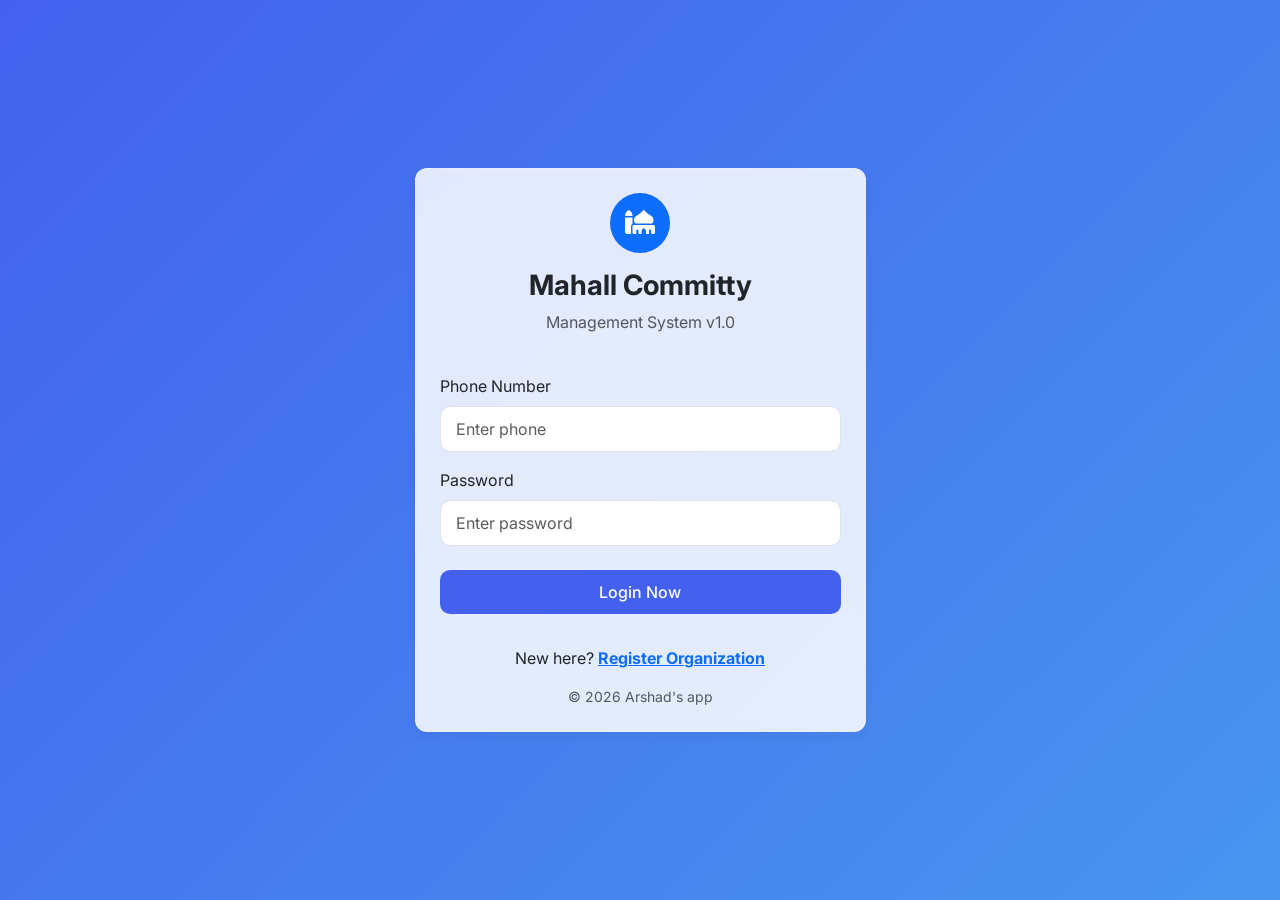
<file: pages/settings.html>
<!DOCTYPE html>
<html lang="en">
<head>
  <meta charset="UTF-8">
  <meta name="viewport" content="width=device-width, initial-scale=1.0">
  <title>Settings - Mahall Management</title>
  
  <link href="https://cdn.jsdelivr.net/npm/bootstrap@5.3.0/dist/css/bootstrap.min.css" rel="stylesheet">
  <link href="https://fonts.googleapis.com/css2?family=Inter:wght@400;500;600;700&display=swap" rel="stylesheet">
  <link rel="stylesheet" href="https://cdnjs.cloudflare.com/ajax/libs/font-awesome/6.4.0/css/all.min.css">
  <link rel="stylesheet" href="../css/style.css">
</head>
<body>

  <div class="app-wrapper">
    <aside class="sidebar" id="sidebar">
      <div class="d-flex align-items-center mb-4"><i class="fas fa-mosque fa-2x text-primary me-2"></i><h4 class="fw-bold mb-0">MAHALL</h4></div>
      <nav class="nav flex-column">
        <a href="dashboard.html" class="nav-link"><i class="fas fa-chart-line"></i> Dashboard</a>
        <a href="members.html" class="nav-link"><i class="fas fa-users"></i> Members</a>
        <a href="payments.html" class="nav-link"><i class="fas fa-hand-holding-dollar"></i> Payments</a>
        <a href="expenses.html" class="nav-link"><i class="fas fa-file-invoice-dollar"></i> Expenses</a>
        <a href="settings.html" class="nav-link active"><i class="fas fa-cog"></i> Settings</a>
        <div id="superAdminLink"></div>
      </nav>
      <hr class="my-4 opacity-10">
      <button class="btn btn-outline-danger w-100" onclick="utils.logout()"><i class="fas fa-sign-out-alt me-2"></i> Logout</button>
    </aside>

    <main class="main-content">
      <h4 class="fw-bold mb-4">Settings</h4>

      <!-- Mobile Bottom Nav -->
      <div class="bottom-nav d-md-none">
        <a href="dashboard.html" class="nav-link"><i class="fas fa-chart-line"></i> Dash</a>
        <a href="members.html" class="nav-link"><i class="fas fa-users"></i> Member</a>
        <a href="payments.html" class="nav-link"><i class="fas fa-hand-holding-dollar"></i> Pay</a>
        <a href="expenses.html" class="nav-link"><i class="fas fa-file-invoice-dollar"></i> Exp</a>
        <a href="settings.html" class="nav-link active"><i class="fas fa-cog"></i> Gear</a>
        <a href="#" class="nav-link text-danger" onclick="utils.logout()"><i class="fas fa-sign-out-alt"></i> Exit</a>
        <div id="superAdminLinkMobile"></div>
      </div>

      <!-- Expired Warning -->
      <div id="expiryWarning" class="alert alert-warning d-none mb-4">
        <i class="fas fa-exclamation-triangle me-2"></i> Your subscription has expired. Please contact support.
      </div>

      <div class="row">
        <div class="col-md-8">
          <div class="card card-glass p-4 mb-4">
            <h5 class="fw-bold mb-3">General Information</h5>
            <form id="orgForm">
              <div class="mb-3">
                <label class="form-label">Mahall Name</label>
                <input type="text" id="orgName" class="form-control" required>
              </div>
              <div class="mb-3">
                <label class="form-label">Location/Place</label>
                <input type="text" id="orgPlace" class="form-control" required>
              </div>
              <button type="submit" class="btn btn-primary" id="saveOrgBtn">
                <span class="spinner-border spinner-border-sm d-none" id="saveOrgSpinner"></span>
                Update Details
              </button>
            </form>
          </div>

          <div class="card card-glass p-4 mb-4">
            <h5 class="fw-bold mb-3">Subscription Plan</h5>
            <div class="d-flex align-items-center p-3 bg-light rounded-3">
              <div class="bg-primary text-white rounded-circle p-3 me-3">
                <i class="fas fa-crown fa-lg"></i>
              </div>
              <div>
                <div class="fw-bold" id="planTypeDisplay">Premium SaaS Plan</div>
                <div class="small text-muted" id="expiryDisplay">Expires on: --/--/----</div>
              </div>
              <div class="ms-auto">
                <span class="badge bg-success" id="planStatusBadge">Active</span>
              </div>
            </div>
            <p class="mt-3 small text-muted">Contact the platform administrator to upgrade or renew your plan.</p>
          </div>

          <!-- Logout Button for Mobile -->
          <div class="card card-glass p-4 d-md-none mb-4 border-danger">
            <h5 class="fw-bold text-danger mb-3">Account</h5>
            <button class="btn btn-danger w-100" onclick="utils.logout()">
              <i class="fas fa-sign-out-alt me-2"></i> Logout Now
            </button>
          </div>
        </div>
      </div>
    </main>
  </div>

  <script src="../js/api.js"></script>
  <script src="../js/utils.js"></script>
  <script>
    if (!utils.getSession()) window.location.href = '../index.html';

    async function loadOrg() {
      try {
        const org = await api.get('org');
        document.getElementById('orgName').value = org.name;
        document.getElementById('orgPlace').value = org.place;
        
        document.getElementById('planTypeDisplay').textContent = org.plan_type || 'Standard Plan';
        
        const user = utils.getSession();
        const expiry = user.plan_expiry; 
        document.getElementById('expiryDisplay').textContent = `Expires on: ${utils.formatDate(expiry)}`;
        
        if (user.isSuperAdmin) {
          document.getElementById('planTypeDisplay').textContent = 'Super Admin Access';
          const link = `<a href="superadmin.html" class="nav-link text-warning"><i class="fas fa-user-shield"></i> SA</a>`;
          document.getElementById('superAdminLink').innerHTML = link.replace('SA', 'Super Admin');
          document.getElementById('superAdminLinkMobile').innerHTML = link;
        }

        if (user.isExpired) {
          document.getElementById('expiryWarning').classList.remove('d-none');
          document.getElementById('planStatusBadge').textContent = 'Expired';
          document.getElementById('planStatusBadge').className = 'badge bg-danger';
        }
      } catch (err) {
        utils.showToast('Failed to load settings', 'danger');
      }
    }

    document.getElementById('orgForm').addEventListener('submit', async (e) => {
      e.preventDefault();
      const data = {
        id: localStorage.getItem('org_id'),
        name: document.getElementById('orgName').value,
        place: document.getElementById('orgPlace').value
      };

      document.getElementById('saveOrgSpinner').classList.remove('d-none');
      document.getElementById('saveOrgBtn').disabled = true;

      try {
        const res = await api.post('updateOrg', data);
        if (res.success) {
          utils.showToast('Settings updated!');
        }
      } catch (err) {
        utils.showToast('Update failed', 'danger');
      } finally {
        document.getElementById('saveOrgSpinner').classList.add('d-none');
        document.getElementById('saveOrgBtn').disabled = false;
      }
    });

    loadOrg();
  </script>
</body>
</html>
</file>
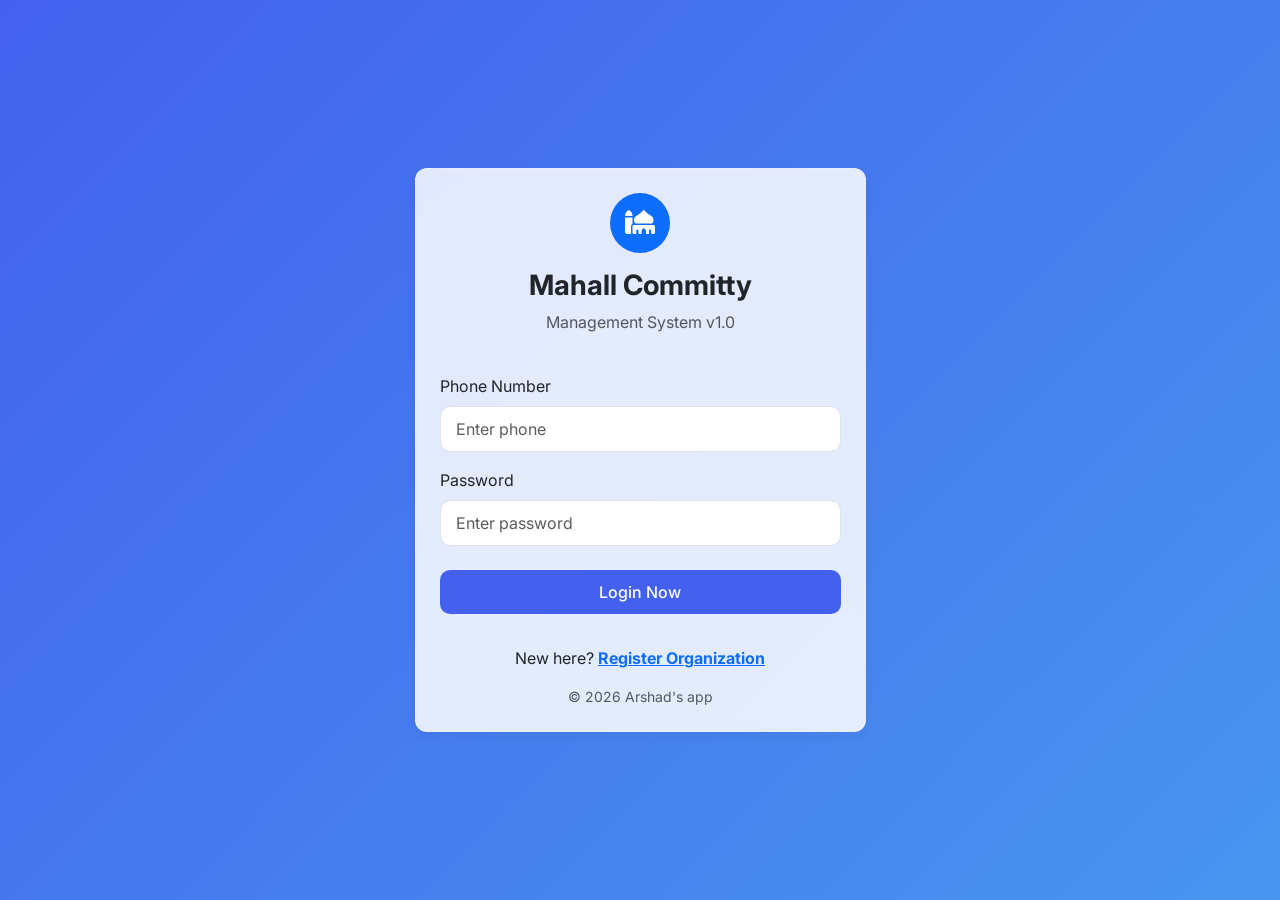
<file: pages/superadmin.html>
<!DOCTYPE html>
<html lang="en">
<head>
  <meta charset="UTF-8">
  <meta name="viewport" content="width=device-width, initial-scale=1.0">
  <title>Super Admin - Mahall Management</title>
  
  <link href="https://cdn.jsdelivr.net/npm/bootstrap@5.3.0/dist/css/bootstrap.min.css" rel="stylesheet">
  <link href="https://fonts.googleapis.com/css2?family=Inter:wght@400;500;600;700&display=swap" rel="stylesheet">
  <link rel="stylesheet" href="https://cdnjs.cloudflare.com/ajax/libs/font-awesome/6.4.0/css/all.min.css">
  <link rel="stylesheet" href="../css/style.css">
</head>
<body>

  <div class="app-wrapper">
    <aside class="sidebar" id="sidebar">
      <div class="d-flex align-items-center mb-4"><i class="fas fa-shield-alt fa-2x text-primary me-2"></i><h4 class="fw-bold mb-0">SUPER</h4></div>
      <nav class="nav flex-column">
        <a href="dashboard.html" class="nav-link"><i class="fas fa-arrow-left"></i> Back to App</a>
        <a href="superadmin.html" class="nav-link active"><i class="fas fa-users-cog"></i> Organizations</a>
      </nav>
      <hr class="my-4 opacity-10">
      <button class="btn btn-outline-danger w-100" onclick="utils.logout()"><i class="fas fa-sign-out-alt me-2"></i> Logout</button>
    </aside>

    <main class="main-content">
      <h4 class="fw-bold mb-4">Master Organization Management</h4>

      <!-- Mobile Bottom Nav -->
      <div class="bottom-nav d-md-none">
        <a href="dashboard.html" class="nav-link"><i class="fas fa-arrow-left"></i> Back</a>
        <a href="superadmin.html" class="nav-link active"><i class="fas fa-users-cog"></i> Master</a>
        <a href="#" class="nav-link text-danger" onclick="utils.logout()"><i class="fas fa-sign-out-alt"></i> Exit</a>
      </div>

      <div class="card card-glass overflow-hidden px-0">
        <div class="table-responsive">
          <table class="table table-hover align-middle mb-0" id="orgsTable">
            <thead class="bg-light text-muted small">
              <tr>
                <th>MAHALL NAME</th>
                <th>ADMIN / PHONE</th>
                <th>PLAN</th>
                <th>EXPIRY</th>
                <th class="text-end">ACTIONS</th>
              </tr>
            </thead>
            <tbody>
              <tr><td colspan="5" class="text-center py-5">Loading organizations...</td></tr>
            </tbody>
          </table>
        </div>
      </div>
    </main>
  </div>

  <!-- Plan Update Modal -->
  <div class="modal fade" id="planModal" tabindex="-1">
    <div class="modal-dialog">
      <div class="modal-content card-glass p-3">
        <div class="modal-header border-0">
          <h5 class="modal-title fw-bold">Manage Subscription</h5>
          <button type="button" class="btn-close" data-bs-dismiss="modal"></button>
        </div>
        <form id="planForm">
          <input type="hidden" id="editOrgId">
          <input type="hidden" id="editAdminPhone">
          <div class="modal-body">
            <div class="mb-3">
              <label class="form-label">Plan Type</label>
              <select id="editPlanType" class="form-select">
                <option value="Trial">Trial</option>
                <option value="Standard">Standard</option>
                <option value="Premium">Premium</option>
              </select>
            </div>
            <div class="mb-3">
              <label class="form-label">Expiry Date</label>
              <input type="date" id="editPlanExpiry" class="form-control" required>
            </div>
          </div>
          <div class="modal-footer border-0">
            <button type="button" class="btn btn-light" data-bs-dismiss="modal">Cancel</button>
            <button type="submit" class="btn btn-primary" id="savePlanBtn">
              <span class="spinner-border spinner-border-sm d-none" id="savePlanSpinner"></span>
              Update Plan
            </button>
          </div>
        </form>
      </div>
    </div>
  </div>

  <script src="../js/api.js"></script>
  <script src="../js/utils.js"></script>
  <script src="https://cdn.jsdelivr.net/npm/bootstrap@5.3.0/dist/js/bootstrap.bundle.min.js"></script>
  <script>
    const session = utils.getSession();
    if (!session || !session.isSuperAdmin) window.location.href = 'dashboard.html';

    let allOrgs = [];

    async function loadOrgs() {
      try {
        const res = await api.get('super_admin_data', { phone: session.phone });
        allOrgs = res.organizations;
        renderOrgs();
      } catch (err) {
        utils.showToast('Failed to load data', 'danger');
      }
    }

    function renderOrgs() {
      const tbody = document.querySelector('#orgsTable tbody');
      tbody.innerHTML = allOrgs.map(org => `
        <tr>
          <td><div class="fw-bold">${org.name}</div><div class="small text-muted">${org.place}</div></td>
          <td><div>${org.admin_name}</div><div class="small text-muted">${org.admin_phone}</div></td>
          <td><span class="badge bg-primary">${org.plan_type}</span></td>
          <td>${utils.formatDate(org.plan_expiry)}</td>
          <td class="text-end">
            <button class="btn btn-sm btn-outline-primary" onclick="openPlanModal('${org.id}')">Manage</button>
          </td>
        </tr>
      `).join('');
    }

    function openPlanModal(orgId) {
      const org = allOrgs.find(o => o.id === orgId);
      document.getElementById('editOrgId').value = org.id;
      document.getElementById('editAdminPhone').value = org.admin_phone;
      document.getElementById('editPlanType').value = org.plan_type;
      
      // Parse dd-mm-yyyy to yyyy-mm-dd for the date input
      const parts = org.plan_expiry.split('-');
      if (parts.length === 3) {
        const yyyymmdd = `${parts[2]}-${parts[1].padStart(2, '0')}-${parts[0].padStart(2, '0')}`;
        document.getElementById('editPlanExpiry').value = yyyymmdd;
      } else {
        // Fallback for ISO or other formats
        const expiryDate = new Date(org.plan_expiry);
        if (!isNaN(expiryDate.getTime())) {
          document.getElementById('editPlanExpiry').value = expiryDate.toISOString().split('T')[0];
        }
      }
      
      new bootstrap.Modal(document.getElementById('planModal')).show();
    }

    document.getElementById('planForm').addEventListener('submit', async (e) => {
      e.preventDefault();
      const data = {
        org_id: document.getElementById('editOrgId').value,
        admin_phone: document.getElementById('editAdminPhone').value,
        plan_type: document.getElementById('editPlanType').value,
        plan_expiry: new Date(document.getElementById('editPlanExpiry').value).toISOString()
      };

      document.getElementById('savePlanSpinner').classList.remove('d-none');
      document.getElementById('savePlanBtn').disabled = true;

      try {
        const res = await api.post('updateUserPlan', data);
        if (res.success) {
          utils.showToast('Plan updated successfully!');
          bootstrap.Modal.getInstance(document.getElementById('planModal')).hide();
          loadOrgs();
        }
      } catch (err) {
        utils.showToast('Update failed', 'danger');
      } finally {
        document.getElementById('savePlanSpinner').classList.add('d-none');
        document.getElementById('savePlanBtn').disabled = false;
      }
    });

    loadOrgs();
  </script>
</body>
</html>
</file>
<file: css/style.css>
/* --- Mahall Management Theme --- */

:root {
  --primary: #4361ee;
  --secondary: #3f37c9;
  --accent: #4895ef;
  --bg-color: #f8f9fa;
  --sidebar-bg: #2b2d42;
  --sidebar-text: #edf2f4;
  --card-shadow: 0 4px 12px rgba(0, 0, 0, 0.05);
  --glass-bg: rgba(255, 255, 255, 0.85);
  --glass-border: rgba(255, 255, 255, 0.18);
}

body {
  font-family: 'Inter', sans-serif;
  background-color: var(--bg-color);
  color: #333;
}

/* --- Layout --- */

.app-wrapper {
  display: flex;
  min-height: 100vh;
}

.sidebar {
  width: 250px;
  background-color: var(--sidebar-bg);
  color: var(--sidebar-text);
  padding: 1.5rem;
  transition: all 0.3s ease;
}

.main-content {
  flex: 1;
  padding: 2rem;
  overflow-y: auto;
}

/* --- UI Components --- */

.card-glass {
  background: var(--glass-bg);
  backdrop-filter: blur(10px);
  -webkit-backdrop-filter: blur(10px);
  border: 1px solid var(--glass-border);
  border-radius: 12px;
  box-shadow: var(--card-shadow);
  transition: transform 0.2s ease;
}

.card-glass:hover {
  transform: translateY(-5px);
}

.stat-card {
  padding: 1.5rem;
  text-align: center;
}

.stat-value {
  font-size: 2rem;
  font-weight: 700;
  color: var(--primary);
}

.stat-label {
  font-size: 0.9rem;
  color: #666;
  text-transform: uppercase;
}

/* --- Navigation --- */

.nav-link {
  color: var(--sidebar-text);
  margin-bottom: 0.5rem;
  padding: 10px 15px;
  border-radius: 8px;
  display: flex;
  align-items: center;
  text-decoration: none !important;
}

.nav-link:hover, .nav-link.active {
  background-color: rgba(255, 255, 255, 0.1);
  color: #fff;
}

.nav-link i {
  margin-right: 12px;
}

/* --- Forms --- */

.form-control {
  border-radius: 10px;
  border: 1px solid #dee2e6;
  padding: 10px 15px;
}

.btn-primary {
  background-color: var(--primary);
  border: none;
  border-radius: 10px;
  padding: 10px 20px;
  font-weight: 500;
}

/* --- Auth Page --- */

.login-bg {
  background: linear-gradient(135deg, var(--primary), var(--accent));
  min-height: 100vh;
  display: flex;
  align-items: center;
  justify-content: center;
}

.login-card {
  width: 100%;
  max-width: 400px;
}

/* --- Mobile Bottom Nav --- */

.bottom-nav {
  position: fixed;
  bottom: 0;
  left: 0;
  right: 0;
  height: calc(65px + env(safe-area-inset-bottom));
  background: rgba(255, 255, 255, 0.95);
  backdrop-filter: blur(10px);
  -webkit-backdrop-filter: blur(10px);
  display: none;
  box-shadow: 0 -4px 15px rgba(0,0,0,0.08);
  z-index: 1050;
  justify-content: space-around;
  align-items: center;
  padding: 0 10px;
  padding-bottom: env(safe-area-inset-bottom);
  border-top: 1px solid rgba(0,0,0,0.05);
}

.bottom-nav .nav-link {
  color: #6c757d;
  flex-direction: column;
  font-size: 0.75rem;
  padding: 5px;
  margin: 0;
  display: flex !important;
}

.bottom-nav .nav-link i {
  font-size: 1.25rem;
  margin-right: 0;
  margin-bottom: 2px;
}

.bottom-nav .nav-link.active {
  color: var(--primary);
  background: transparent;
}

/* --- Responsive --- */

@media (max-width: 768px) {
  .sidebar {
    display: none;
  }
  .main-content {
    padding: 1rem;
    padding-bottom: calc(80px + env(safe-area-inset-bottom));
  }
  .bottom-nav {
    display: flex;
  }
  
  /* Compact Tables for Mobile */
  .table > :not(caption) > * > * {
    padding: 0.75rem 0.5rem;
    font-size: 0.85rem;
  }
  
  .card-glass {
    border-radius: 10px;
  }
  
  .stat-card {
    padding: 1.25rem 0.75rem;
  }
  
  .stat-value {
    font-size: 1.5rem;
  }

  /* Improved Mobile Filters */
  .card-glass.p-3.d-flex, .card-glass.p-4.d-flex {
    flex-direction: column !important;
    gap: 0.75rem !important;
    padding: 1rem !important;
  }
  
  .card-glass.p-3.d-flex > div, 
  .card-glass.p-3.d-flex > select,
  .card-glass.p-3.d-flex > .input-group,
  .card-glass.p-4.d-flex > div,
  .card-glass.p-4.d-flex > select,
  .card-glass.p-4.d-flex > .input-group {
    width: 100% !important;
    flex-grow: 1;
  }

  .d-flex.align-items-center.gap-2 {
    flex-wrap: wrap;
    gap: 0.5rem !important;
  }

  /* Compact date range for mobile */
  .d-flex.align-items-center.gap-2 input[type="date"] {
    flex: 1;
    min-width: 140px;
    font-size: 0.85rem;
  }

  /* Compact Action Buttons for Mobile */
  .text-end .btn-sm {
    padding: 0.25rem 0.4rem !important;
    margin-right: 0.2rem !important;
    font-size: 0.75rem !important;
  }
  
  .text-end .btn-sm i {
    width: 14px;
    text-align: center;
  }

  /* Hide the "to" text on very small screens to save space */
  @media (max-width: 380px) {
    .d-flex.align-items-center.gap-2 span {
      display: none;
    }
    
    /* Extra compression for very small screens */
    .text-end .btn-sm {
      padding: 0.2rem 0.3rem !important;
      margin-right: 0.1rem !important;
    }
  }
}

/* Extra small devices */
@media (max-width: 400px) {
  .bottom-nav .nav-link {
    font-size: 0.65rem;
  }
  .bottom-nav .nav-link i {
    font-size: 1.1rem;
  }
}
</file>
